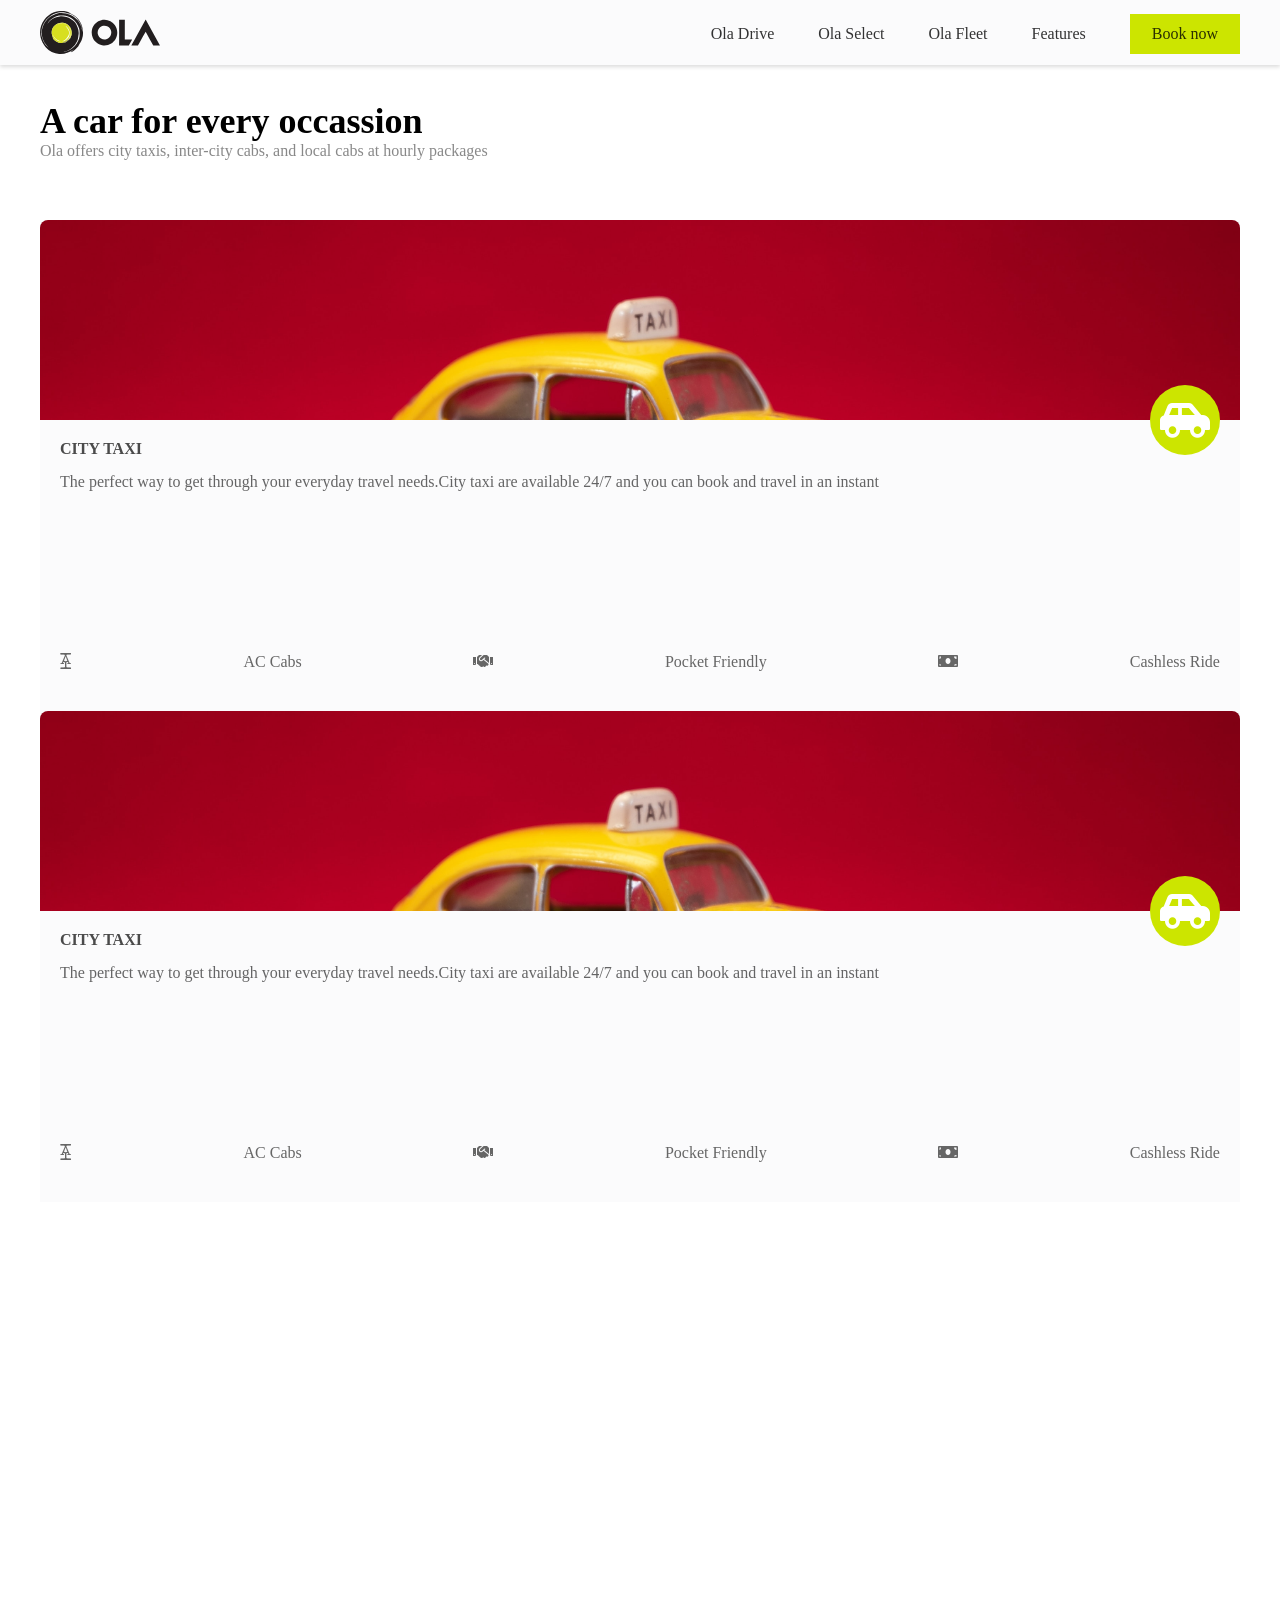
<file: index.html>
<!DOCTYPE html>
<html lang="en">
<head>
    <meta charset="UTF-8">
    <meta http-equiv="X-UA-Compatible" content="IE=edge">
    <meta name="viewport" content="width=device-width , initial-scale=1.0">
    <title>ola layout</title>
    <link rel="stylesheet" href="style.css">
    <link rel="stylesheet" href="https://cdnjs.cloudflare.com/ajax/libs/font-awesome/5.15.0/css/all.min.css
">
<link rel="stylesheet" href="https://unpkg.com/aos@next/dist/aos.css" />


</head>
<body>
    <!--nav section-->
    <section class="secondary-header">
        <nav class="max-container">
     <div class="majornav-links">
     <div class="bars"> <i class="fas fa-bars"></i></div> 
         <div class="logo">
             <img class="logo-img" src="ola-cabs.svg" alt="">
         </div>
         <div class="nav-links">
             <a class="link"href="#">Ola Drive</a>
             <a class="link"href="#">Ola Select</a>
             <a class="link" href="#">Ola Fleet</a>
             <a class="link"href="#">Features</a>
           <a class="book-link" href="#">Book now</a>
         </div>
     </div>
        </nav>

    </section>
  <!--services section-->  
  <section class="service-container">
    <div class="service-section-wrapper">
        <div class="max-container servicemax">
       <h3 class="service-title">A car for every occassion</h3>
       <p class="caption">Ola offers city taxis, inter-city cabs, and local cabs at hourly packages</p>
       <div class="card-wrapper">
           <div class="card one">
               <div class="img-wrapper">
                   <div class="car-svg">
              <i class="fas fa-car-side"></i>
                </div>
               </div>
               <div class="info-container">
               <h4 class="info-title">City Taxi</h4>
               <p class="car-copy">
                   The perfect way to get through your everyday travel needs.City taxi are available 24/7 and you can book and travel in an instant</p>
               <div class="flex-container">
               <i class="fab fa-acquisitions-incorporated"></i> <span>AC Cabs</span>
               <i class="fas fa-handshake"></i><span>Pocket Friendly</span>
               <i class="fas fa-money-bill"></i><span>Cashless Ride</span>
               </div>
               </div>
           </div>
           <div class="card two" data-aos="fade-left">
            <div class="img-wrapper">
             <div class="car-svg"><i class="fas fa-car-side"></i></div>
            </div>
            <div class="info-container">
            <h4 class="info-title" >City Taxi</h4>

            <p class="car-copy">The perfect way to get through your everyday travel needs.City taxi are available 24/7 and you can book and travel in an instant</p>
            <div class="flex-container">
            <i class="fab fa-acquisitions-incorporated"></i> <span>AC Cabs</span>
            <i class="fas fa-handshake"></i><span>Pocket Friendly</span>
            <i class="fas fa-money-bill"></i><span>Cashless Ride</span>
            </div>
            </div>
        </div>
        <div class="card three" data-aos="fade-right">
            <div class="img-wrapper">
            <div class="car-svg"><i class="fas fa-car-side"></i></div>
            </div>
            <div class="info-container">
            <h4 class="info-title">City Taxi</h4>
            <p class="car-copy">
                The perfect way to get through your everyday travel needs.City taxi are available 24/7 and you can book and travel in an instant.is a library of ready-to-use, cross-browser animations for use in your web projects. Great for emphasis, home pages, sliders, and attention-guiding hints.</p>
            <div class="flex-container">
            <i class="fab fa-acquisitions-incorporated"></i><span>AC Cabs</span>
            <i class="fas fa-handshake"></i><span>Pocket Friendly</span>
            <i class="fas fa-money-bill"></i><span>Cashless Ride</span>
            </div>
            </div>
        </div>
       </div>
       </div>
    </div>
</section>
<script src="https://unpkg.com/aos@next/dist/aos.js"></script>
<script>
  AOS.init({
    delay:300
  });
</script>

</body>
</html>
</file>
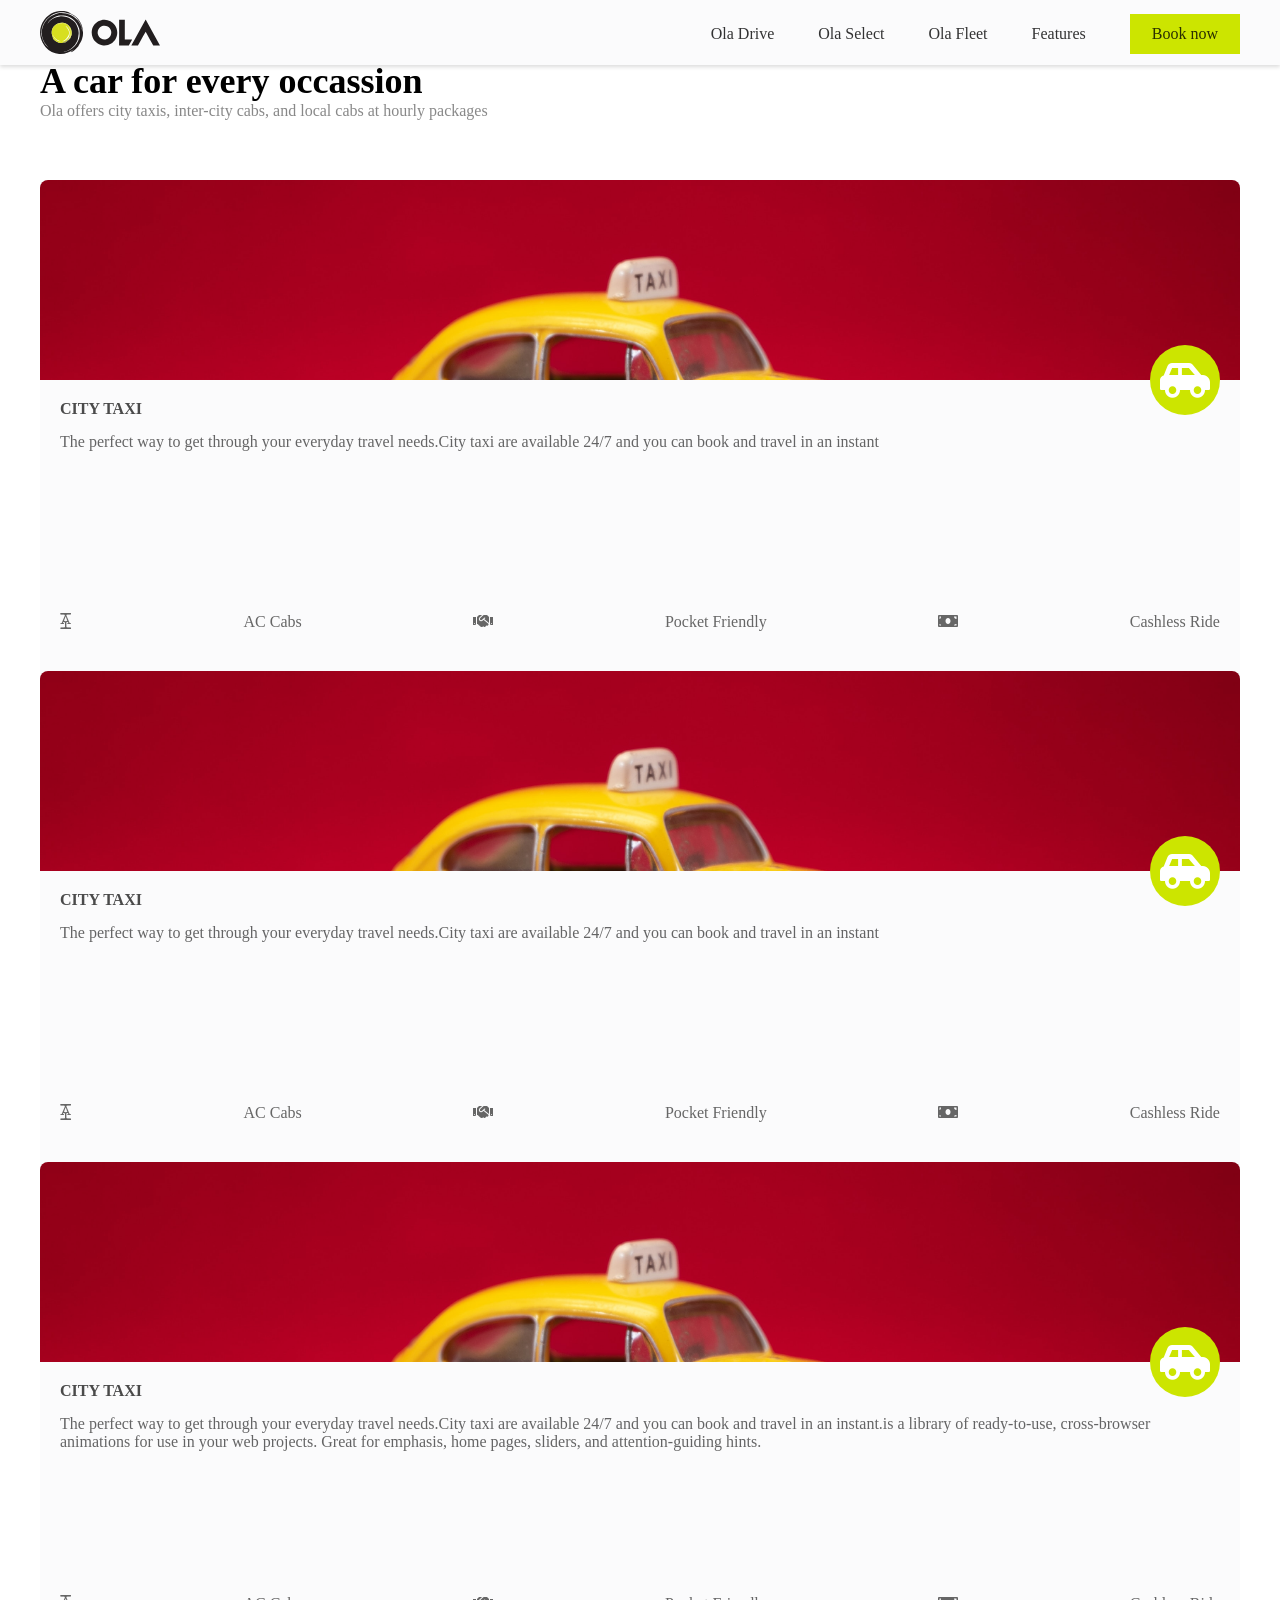
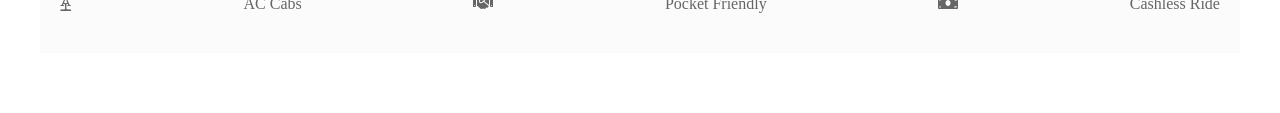
<file: home.html>
<!DOCTYPE html>
<html lang="en">
<head>
    <meta charset="UTF-8">
    <meta http-equiv="X-UA-Compatible" content="IE=edge">
    <meta name="viewport" content="width=device-width , initial-scale=1.0">
    <title>ola layout</title>
    <link rel="stylesheet" href="style.css">
    <link rel="stylesheet" href="https://cdnjs.cloudflare.com/ajax/libs/font-awesome/5.15.0/css/all.min.css
">
</head>
<body>
    <!--nav section-->
    <section class="secondary-header">
        <nav class="max-container">
     <div class="majornav-links">
     <div class="bars"> <i class="fas fa-bars"></i></div> 
         <div class="logo">
             <img class="logo-img" src="ola-cabs.svg" alt="">
         </div>
         <div class="nav-links">
             <a class="link"href="#">Ola Drive</a>
             <a class="link"href="#">Ola Select</a>
             <a class="link" href="#">Ola Fleet</a>
             <a class="link"href="#">Features</a>
           <a class="book-link" href="#">Book now</a>
         </div>
     </div>
        </nav>

    </section>
  <!--services section-->  
  <section class="service-container">
    <div class="service-section-wrapper">
        <div class="max-container">
       <h3 class="service-title">A car for every occassion</h3>
       <p class="caption">Ola offers city taxis, inter-city cabs, and local cabs at hourly packages</p>
       <div class="card-wrapper">
           <div class="card">
               <div class="img-wrapper">
                   <div class="car-svg">
              <i class="fas fa-car-side"></i>
                </div>
               </div>
               <div class="info-container">
               <h4 class="info-title">City Taxi</h4>
               <p class="car-copy">The perfect way to get through your everyday travel needs.City taxi are available 24/7 and you can book and travel in an instant</p>
               <div class="flex-container">
               <i class="fab fa-acquisitions-incorporated"></i> <span>AC Cabs</span>
               <i class="fas fa-handshake"></i><span>Pocket Friendly</span>
               <i class="fas fa-money-bill"></i><span>Cashless Ride</span>
               </div>
               </div>
           </div>
           <div class="card">
            <div class="img-wrapper">
             <div class="car-svg"><i class="fas fa-car-side"></i></div>
            </div>
            <div class="info-container">
            <h4 class="info-title" >City Taxi</h4>

            <p class="car-copy">The perfect way to get through your everyday travel needs.City taxi are available 24/7 and you can book and travel in an instant</p>
            <div class="flex-container">
            <i class="fab fa-acquisitions-incorporated"></i> <span>AC Cabs</span>
            <i class="fas fa-handshake"></i><span>Pocket Friendly</span>
            <i class="fas fa-money-bill"></i><span>Cashless Ride</span>
            </div>
            </div>
        </div>
        <div class="card">
            <div class="img-wrapper">
            <div class="car-svg"><i class="fas fa-car-side"></i></div>
            </div>
            <div class="info-container">
            <h4 class="info-title">City Taxi</h4>
            <p class="car-copy">The perfect way to get through your everyday travel needs.City taxi are available 24/7 and you can book and travel in an instant.is a library of ready-to-use, cross-browser animations for use in your web projects. Great for emphasis, home pages, sliders, and attention-guiding hints.</p>
            <div class="flex-container">
            <i class="fab fa-acquisitions-incorporated"></i><span>AC Cabs</span>
            <i class="fas fa-handshake"></i><span>Pocket Friendly</span>
            <i class="fas fa-money-bill"></i><span>Cashless Ride</span>
            </div>
            </div>
        </div>
       </div>
       </div>
    </div>
</section>

</body>
</html>
</file>
<file: style.css>
*{
    padding:0;
    margin:0;
    box-sizing:border-box;
}
/* nav section*/

.secondary-header{
    padding:11px 20px;
    height:65px;
    box-shadow: 0px 2px 4px 0px rgb(0 0 0 / 14%);
    width:100%;
    position:fixed;
    top:0;
    background-color: #FBFBFC;
    z-index:1;
    
}
.servicemax{
    padding-top:40px;
}
.bars{
    display:none;
}
.logo-img{
    width:120px;
}
.majornav-links{
    display:flex;
    justify-content: space-between;
    align-items: center;
    
}
.nav-links{
    display:flex;
    align-items: center;
    
   
}
.nav-links a {
    color:rgba(0, 0, 0, 0.8);
    text-decoration: none;
}
.link{
    padding:0 22px;
    }
.book-link{
    background-color: #CCE500;
    padding:11px 22px;
    margin-left:22px;
}

/*services section */
.service-container{
    padding:60px 20px;
   
    
}
.service-title{
    font-size:36px;
    font-weight:600;
}
.caption{
   color:rgba(0, 0, 0, 0.92);
   opacity:0.5;
}
.max-container{
    max-width: 1200px;
    width:100%;
    margin:0 auto;
}
.img-wrapper{
    background-image:url("taxi.jpg") ;
    background-position:center ;
    background-size: cover;
    width:100%;
    height:200px;
    border-top-left-radius:8px;
    border-top-right-radius:8px;
    position:relative;
}
.car-svg{
    width:70px;
    height:70px;
    background-color:#CCE500 ;
    display:flex;
    align-items: center;
    font-size:40px;
    color:white;
    justify-content: center;
    text-align: center;
    border-radius:50% ;
    position:absolute;
    right:20px;
    bottom:-35px;
}
.car-copy{
    min-height:150px;
}
.card-wrapper{
    display:grid;
    grid-template-columns: 1fr;
    grid-column-gap:38px;
    margin-top:60px;
}
.card{
    background-color:#FBFBFC;
    color:rgba(0, 0, 0, 0.6);
}
.info-container{
    padding:20px 20px 0;
}
.info-title{
    color:#4A4A4A;
    text-transform: uppercase;
    margin-bottom:15px;
}
.flex-container{
    display:flex;
   justify-content: space-between;
    padding:30px 0 40px;
    color:#666;
}
@media only screen and (max-width:992px){
    .car-copy{
        min-height:200px;
    }
    .card-wrapper{
       display:grid;
       grid-template-columns:1fr 1fr;
       grid-row-gap:20px;
   }
   }
@media only screen and (max-width: 768px){
    
   
    .secondary-header{
        width:100%;
        padding:20px 0;
    }
    .logo{
        display:flex;
        align-items: center;
        justify-content: center;
    }
    .majornav-links{
        display:flex;
        align-items: center;
        justify-content:space-evenly;
    }
    .fa-bars{
        font-size:24px;
    }
    .bars{
        display:block;
    }
    .logo-img{
        width:80px;
        height:28px;
    }
   .nav-links{
       display:none;
   }
   .service-title{
     font-size: 28px;  
   }
   .caption{
       font-size:14px;
   }
   .card-wrapper{
       display:grid;
       grid-template-columns:1fr;
       grid-row-gap:20px;
}

.info-container{
    padding:20px 16px 0;
}
}
</file>
